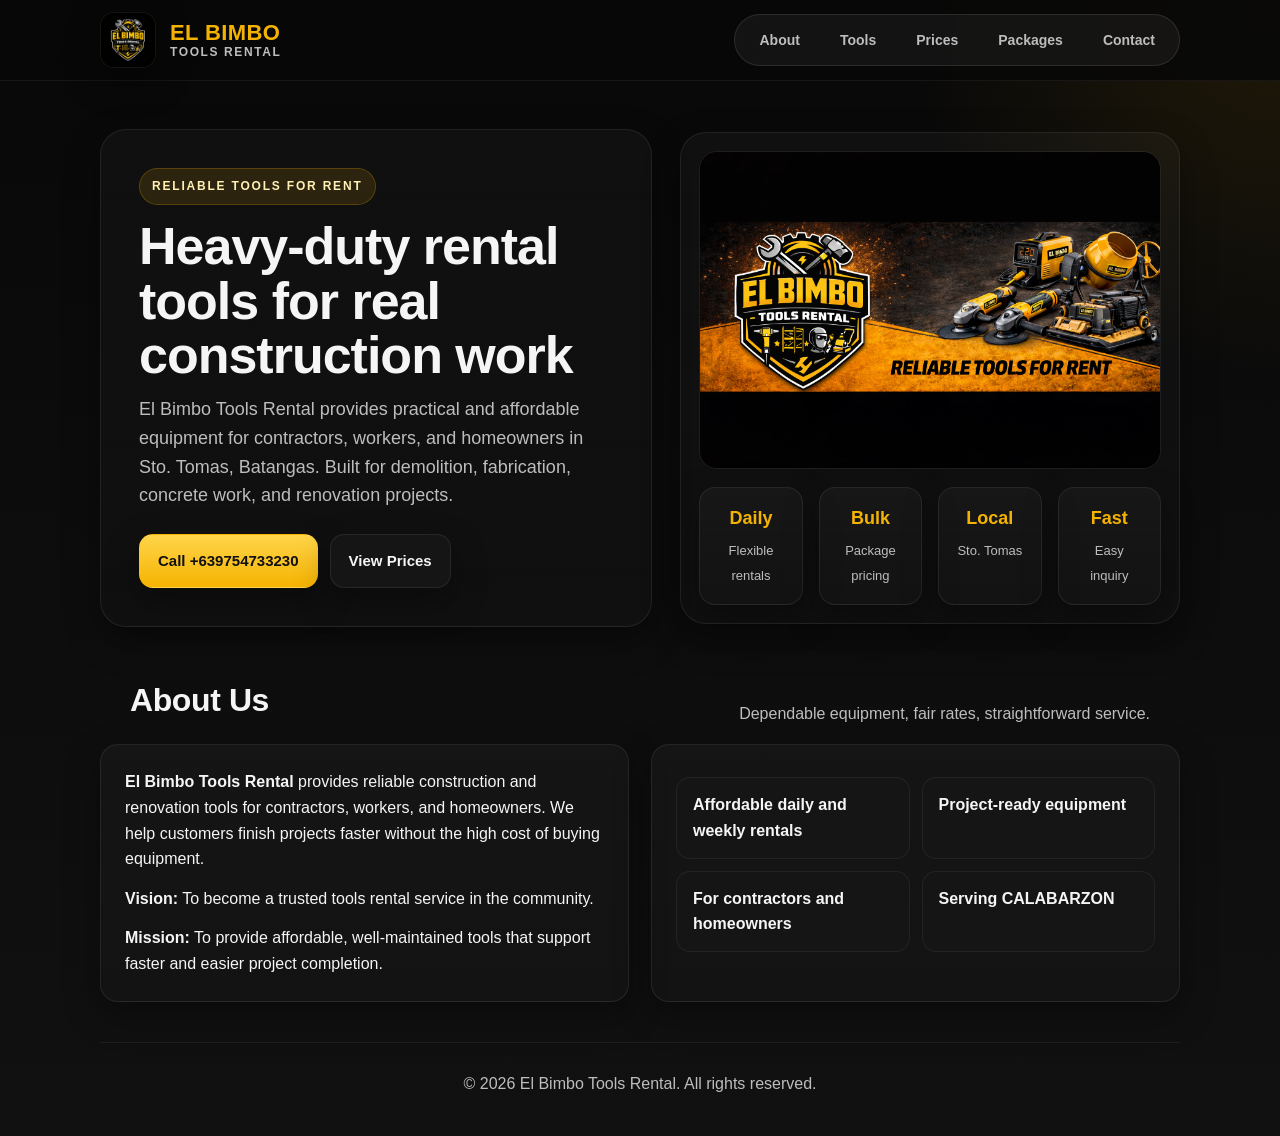
<file: index.html>
<!DOCTYPE html>
<html lang="en">
<head>
  <meta charset="UTF-8" />
  <meta name="viewport" content="width=device-width, initial-scale=1.0" />
  <title>El Bimbo Tools Rental</title>
  <meta name="description" content="Reliable construction tools for rent in Sto. Tomas, Batangas." />
  <link rel="stylesheet" href="style.css" />
</head>
<body>
  <div class="topbar">
    <div class="wrap nav">
      <a href="#" class="brand">
        <img src="logo.png" alt="El Bimbo Tools Rental logo">
        <div class="brand-text">
          <strong>EL BIMBO</strong>
          <span>Tools Rental</span>
        </div>
      </a>
      <nav class="nav-links">
        <a href="index.html">About</a>
        <a href="tools.html">Tools</a>
        <a href="prices.html">Prices</a>
        <a href="packages.html">Packages</a>
        <a href="contact.html">Contact</a>
      </nav>  
    </div>
  </div>
  <main class="wrap">
    <section class="hero">
      <div class="hero-grid">
        <div class="hero-copy">
          <span class="eyebrow">Reliable Tools for Rent</span>
          <h1>Heavy-duty rental tools for real construction work</h1>
          <p>
            El Bimbo Tools Rental provides practical and affordable equipment for contractors,
            workers, and homeowners in Sto. Tomas, Batangas. Built for demolition, fabrication,
            concrete work, and renovation projects.
          </p>

          <div class="cta-row">
            <a class="btn btn-primary" href="tel:+639754733230">Call +639754733230</a>
            <a class="btn btn-secondary" href="packages.html">View Prices</a>
          </div>
        </div>

        <div class="hero-card">
          <img src="cover.png" alt="El Bimbo Tools Rental cover banner">
          <div class="quick-grid">
            <div class="quick"><strong>Daily</strong><span>Flexible rentals</span></div>
            <div class="quick"><strong>Bulk</strong><span>Package pricing</span></div>
            <div class="quick"><strong>Local</strong><span>Sto. Tomas</span></div>
            <div class="quick"><strong>Fast</strong><span>Easy inquiry</span></div>
          </div>
        </div>
      </div>
    </section>

    <section id="about">
      <div class="section-title">
        <h2>About Us</h2>
        <p>Dependable equipment, fair rates, straightforward service.</p>
      </div>

      <div class="grid-2">
        <div class="card">
          <p><strong>El Bimbo Tools Rental</strong> provides reliable construction and renovation tools for contractors, workers, and homeowners. We help customers finish projects faster without the high cost of buying equipment.</p>
          <p><strong>Vision:</strong> To become a trusted tools rental service in the community.</p>
          <p><strong>Mission:</strong> To provide affordable, well-maintained tools that support faster and easier project completion.</p>
        </div>

        <div class="card">
          <div class="pill-list">
            <div class="pill">Affordable daily and weekly rentals</div>
            <div class="pill">Project-ready equipment</div>
            <div class="pill">For contractors and homeowners</div>
            <div class="pill">Serving CALABARZON</div>
          </div>
        </div>
      </div>
    </section>
    <div class="footer">© 2026 El Bimbo Tools Rental. All rights reserved.</div>
  </main>
</body>
</html>
</file>
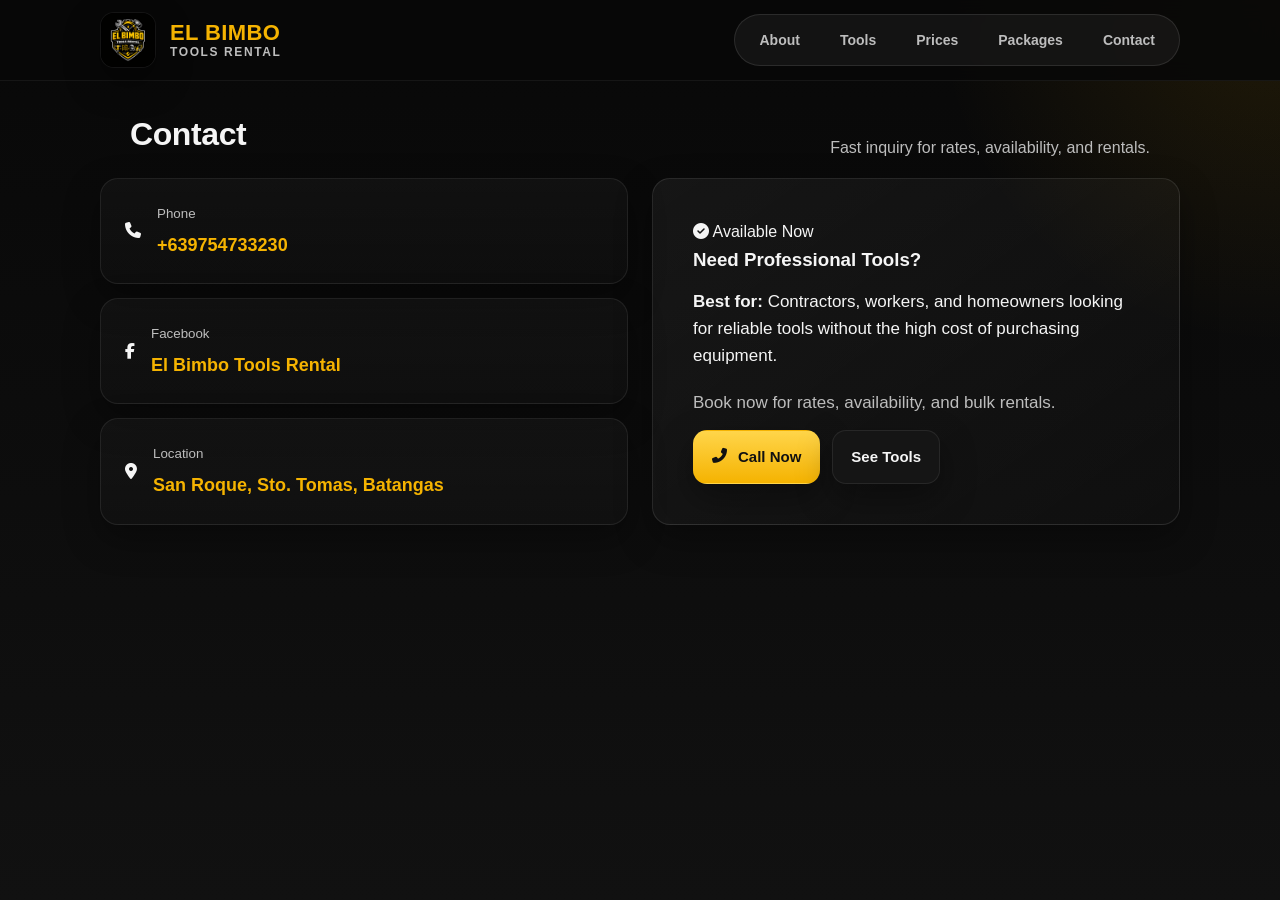
<file: contact.html>
<!DOCTYPE html>
<html lang="en">
<head>
    <meta charset="UTF-8">
    <meta name="viewport" content="width=device-width, initial-scale=1.0">
    <link rel="stylesheet" href="https://cdnjs.cloudflare.com/ajax/libs/font-awesome/6.5.1/css/all.min.css">
    <link rel="stylesheet" href="style.css" />
    <title>El Bimbo Tools Rental-Contact</title>
    <style>
        body {
            overflow-y: hidden;
        }

        .contact-box {
            display: grid;
            grid-template-rows: repeat(3, 1fr);
            gap: 14px;
            height: 100%;
        }

        .contact-item {
            display: flex;
            align-items: center;
            gap: 16px;
            padding: 24px;
            margin-bottom: 0;
            border-radius: var(--radius);
        }
        .contact-item .text-group {
            display: flex;
            flex-direction: column;
        }

        .contact-grid {
            align-items: stretch;
        }

        .action-card {
            height: 100%;
        }
    </style>
</head>
<body>
    <div class="topbar">
        <div class="wrap nav">
            <a href="#" class="brand">
                <img src="logo.png" alt="El Bimbo Tools Rental logo">
                <div class="brand-text">
                    <strong>EL BIMBO</strong>
                    <span>Tools Rental</span>
                </div>
            </a>
            <nav class="nav-links">
                <a href="index.html">About</a>
                <a href="tools.html">Tools</a>
                <a href="prices.html">Prices</a>
                <a href="packages.html">Packages</a>
                <a href="contact.html">Contact</a>
            </nav>
        </div>
    </div>

    <section id="contact">
        <div class="wrap">
            <div class="section-title">
                <h2>Contact</h2>
                <p>Fast inquiry for rates, availability, and rentals.</p>
            </div>

            <div class="contact-grid">
                <div class="contact-box">
                    <div class="card contact-item">
                        <div class="icon-box">
                            <i class="fa-solid fa-phone"></i>
                        </div>
                        <div class="text-group">
                            <small>Phone</small>
                            <strong><a href="tel:+639754733230">+639754733230</a></strong>
                        </div>
                    </div>

                    <div class="card contact-item">
                        <div class="icon-box">
                            <i class="fa-brands fa-facebook-f"></i>
                        </div>
                        <div class="text-group">
                            <small>Facebook</small>
                            <strong><a href="https://www.facebook.com/profile.php?id=61585531997925" target="_blank">El Bimbo Tools Rental</a></strong>
                        </div>
                    </div>

                    <div class="card contact-item">
                        <div class="icon-box">
                            <i class="fa-solid fa-location-dot"></i>
                        </div>
                        <div class="text-group">
                            <small>Location</small>
                            <strong>San Roque, Sto. Tomas, Batangas</strong>
                        </div>
                    </div>
                </div>

                <div class="card action-card">
                    <div class="action-header">
                        <span class="status-badge"><i class="fa-solid fa-circle-check"></i> Available Now</span>
                        <h3>Need Professional Tools?</h3>
                    </div>

                    <div class="action-body">
                        <p><strong>Best for:</strong> Contractors, workers, and homeowners looking for reliable tools without the high cost of purchasing equipment.</p>
                        <p class="muted">Book now for rates, availability, and bulk rentals.</p>
                    </div>

                    <div class="cta-row">
                        <a class="btn btn-primary" href="tel:+639754733230">
                            <i class="fa-solid fa-phone-flip"></i> Call Now
                        </a>
                        <a class="btn btn-secondary" href="tools.html">See Tools</a>
                    </div>
                </div>
            </div>
        </div>
    </section>
</body>
</html>
</file>
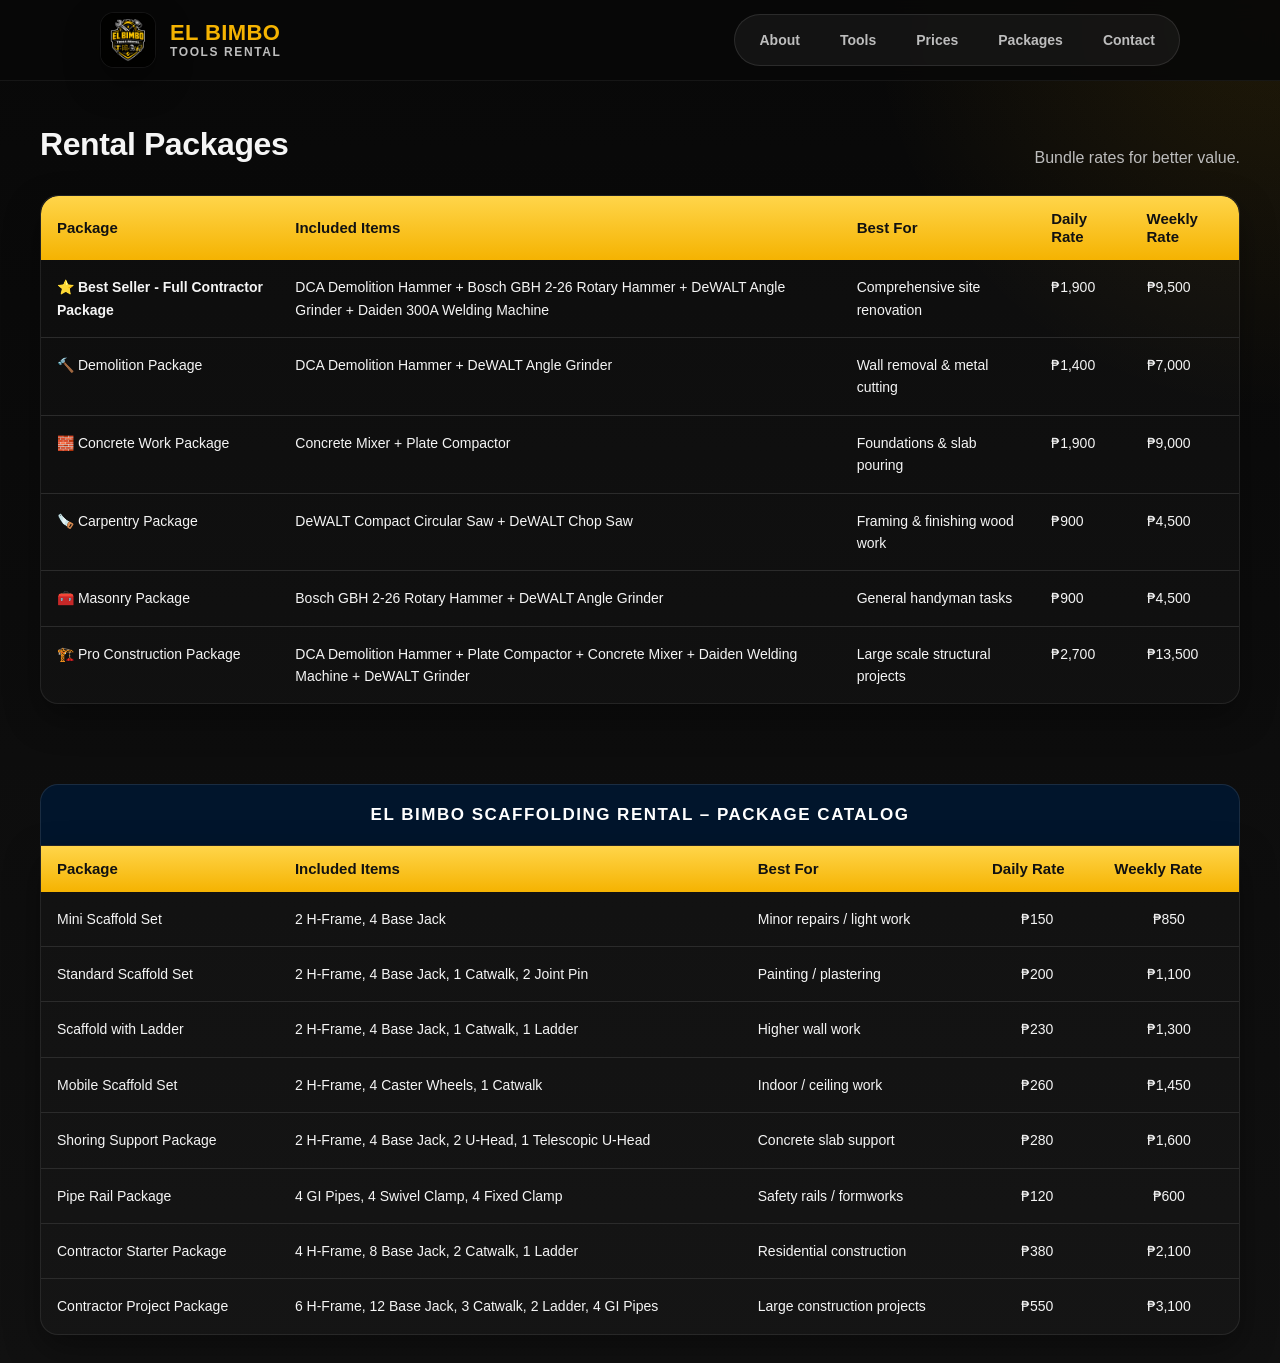
<file: packages.html>
<!DOCTYPE html>
<html lang="en">
<head>
    <meta charset="UTF-8">
    <meta name="viewport" content="width=device-width, initial-scale=1.0">
    <link rel="stylesheet" href="style.css" />
    <title>El Bimbo Tools Rental-Packages</title>
    <style>
      #packages {
        overflow-x: visible !important;
      }

      /* Tools table */
      #packages .table-wrap {
        width: calc(100% - 80px) !important;
        max-width: none !important;
        margin: 0 40px !important;
        border-radius: var(--radius);
        overflow: hidden;
        border: 1px solid rgba(255,255,255,0.08);
        background: rgba(255,255,255,0.02);
        box-shadow: var(--shadow);
      }
      #packages thead th {
         background: linear-gradient(180deg, var(--accent-2), var(--accent)) !important;
          color: #111;
          padding: 14px 16px !important;
      }
      #packages thead tr:first-child th:first-child {
        border-top-left-radius: var(--radius);
      }
      #packages thead tr:first-child th:last-child {
        border-top-right-radius: var(--radius);
      }
      #packages tbody tr:last-child td:first-child {
        border-bottom-left-radius: var(--radius);
      }
      #packages tbody tr:last-child td:last-child {
        border-bottom-right-radius: var(--radius);
      }
      #packages th {
        padding: 10px 16px !important;
        font-size: 15px !important;
        font-weight: 800 !important;
        line-height: 1.2 !important;
      }
      #packages td {
        padding: 16px !important;
        font-size: 14px !important;
      }

      .scaffolding-outer {
        width: calc(100% - 80px);
        margin: 80px 40px 0;
      }

      .table-title-bar {
        background: #01152c;
        color: #fff;
        text-align: center;
        font-size: 17px;
        font-weight: 800;
        letter-spacing: 1.5px;
        text-transform: uppercase;
        padding: 16px 24px;
        border-radius: 18px 18px 0 0;
        border: 1px solid rgba(255,255,255,.10);
        border-bottom: none;
      }

      .scaffolding-table-wrap {
        border-radius: 0 0 18px 18px;
        overflow: hidden;
        border: 1px solid rgba(255,255,255,0.08);
        background: rgba(255,255,255,0.02);
        box-shadow: var(--shadow);
      }

      .scaffolding-table-wrap table {
        width: 100%;
        border-collapse: collapse;
      }

      .scaffolding-table-wrap th {
        background: linear-gradient(180deg, #e8a800, #c98f00);
        color: #111;
        font-size: 15px;
        font-weight: 800;
        padding: 13px 16px;
        border-radius: 0 !important;
        border: none !important;
      }

      .scaffolding-table-wrap td {
        padding: 14px 16px;
        font-size: 14px;
        border-bottom: 1px solid var(--line);
        vertical-align: middle;
      }

      .scaffolding-table-wrap tr:last-child td {
        border-bottom: none;
      }

      .scaffolding-table-wrap tbody tr:hover {
        background: rgba(255,255,255,.02);
      }

      .scaffolding-table-wrap td:nth-child(4),
      .scaffolding-table-wrap td:nth-child(5) {
        text-align: center;
      }
      

      @media (max-width: 768px) {
        #packages .table-wrap {
          width: calc(100% - 24px) !important;
          margin: 0 12px !important;
          overflow-x: auto !important;
        }
        #packages table {
          min-width: 500px !important;
        }
        #packages th {
          font-size: 11px !important;
          padding: 8px 10px !important;
          white-space: nowrap !important;
        }
        #packages td {
          font-size: 12px !important;
          padding: 10px !important;
        }
        .scaffolding-outer {
          width: calc(100% - 24px);
          margin: 40px 12px 0;
        }
        .scaffolding-table-wrap {
          overflow-x: auto;
        }
        .scaffolding-table-wrap table {
          min-width: 500px;
        }
        .scaffolding-table-wrap th {
          font-size: 11px !important;
          padding: 8px 10px !important;
          white-space: nowrap !important;
        }
        .scaffolding-table-wrap td {
          font-size: 12px !important;
          padding: 10px !important;
        }
      }
    </style>
</head>
<body>
    <div class="topbar">
      <div class="wrap nav">
        <a href="#" class="brand">
          <img src="logo.png" alt="El Bimbo Tools Rental logo">
          <div class="brand-text">
            <strong>EL BIMBO</strong>
            <span>Tools Rental</span>
          </div>
        </a>
        <nav class="nav-links">
          <a href="index.html">About</a>
          <a href="tools.html">Tools</a>
          <a href="prices.html">Prices</a>
          <a href="packages.html">Packages</a>
          <a href="contact.html">Contact</a>
        </nav>
      </div>
    </div>

    <section id="packages">
      <div style="padding: 10px 40px 25px 40px;">
        <div class="section-title" style="margin-bottom:0; padding: 0;">
          <h2 class="rental">Rental Packages</h2>
          <p class="simple">Bundle rates for better value.</p>
        </div>
      </div>
      <div class="table-wrap">
        <table>
          <thead>
            <tr>
              <th>Package</th>
              <th>Included Items</th>
              <th>Best For</th>
              <th>Daily Rate</th>
              <th>Weekly Rate</th>
            </tr>
          </thead>
          <tbody>
            <tr>
              <td><strong>⭐ Best Seller - Full Contractor Package</strong></td>
              <td>DCA Demolition Hammer + Bosch GBH 2-26 Rotary Hammer + DeWALT Angle Grinder + Daiden 300A Welding Machine</td>
              <td>Comprehensive site renovation</td>
              <td>₱1,900</td>
              <td>₱9,500</td>
            </tr>
            <tr>
              <td>🔨 Demolition Package</td>
              <td>DCA Demolition Hammer + DeWALT Angle Grinder</td>
              <td>Wall removal & metal cutting</td>
              <td>₱1,400</td>
              <td>₱7,000</td>
            </tr>
            <tr>
              <td>🧱 Concrete Work Package</td>
              <td>Concrete Mixer + Plate Compactor</td>
              <td>Foundations & slab pouring</td>
              <td>₱1,900</td>
              <td>₱9,000</td>
            </tr>
            <tr>
              <td>🪚 Carpentry Package</td>
              <td>DeWALT Compact Circular Saw + DeWALT Chop Saw</td>
              <td>Framing & finishing wood work</td>
              <td>₱900</td>
              <td>₱4,500</td>
            </tr>
            <tr>
              <td>🧰 Masonry Package</td>
              <td>Bosch GBH 2-26 Rotary Hammer + DeWALT Angle Grinder</td>
              <td>General handyman tasks</td>
              <td>₱900</td>
              <td>₱4,500</td>
            </tr>
            <tr>
              <td>🏗️ Pro Construction Package</td>
              <td>DCA Demolition Hammer + Plate Compactor + Concrete Mixer + Daiden Welding Machine + DeWALT Grinder</td>
              <td>Large scale structural projects</td>
              <td>₱2,700</td>
              <td>₱13,500</td>
            </tr>
          </tbody>
        </table>
      </div>
      <div class="scaffolding-outer">
        <div class="table-title-bar">EL BIMBO SCAFFOLDING RENTAL – PACKAGE CATALOG</div>
        <div class="scaffolding-table-wrap">
          <table>
            <thead>
              <tr>
                <th>Package</th>
                <th>Included Items</th>
                <th>Best For</th>
                <th>Daily Rate</th>
                <th>Weekly Rate</th>
              </tr>
            </thead>
            <tbody>
              <tr>
                <td>Mini Scaffold Set</td>
                <td>2 H-Frame, 4 Base Jack</td>
                <td>Minor repairs / light work</td>
                <td>₱150</td>
                <td>₱850</td>
              </tr>
              <tr>
                <td>Standard Scaffold Set</td>
                <td>2 H-Frame, 4 Base Jack, 1 Catwalk, 2 Joint Pin</td>
                <td>Painting / plastering</td>
                <td>₱200</td>
                <td>₱1,100</td>
              </tr>
              <tr>
                <td>Scaffold with Ladder</td>
                <td>2 H-Frame, 4 Base Jack, 1 Catwalk, 1 Ladder</td>
                <td>Higher wall work</td>
                <td>₱230</td>
                <td>₱1,300</td>
              </tr>
              <tr>
                <td>Mobile Scaffold Set</td>
                <td>2 H-Frame, 4 Caster Wheels, 1 Catwalk</td>
                <td>Indoor / ceiling work</td>
                <td>₱260</td>
                <td>₱1,450</td>
              </tr>
              <tr>
                <td>Shoring Support Package</td>
                <td>2 H-Frame, 4 Base Jack, 2 U-Head, 1 Telescopic U-Head</td>
                <td>Concrete slab support</td>
                <td>₱280</td>
                <td>₱1,600</td>
              </tr>
              <tr>
                <td>Pipe Rail Package</td>
                <td>4 GI Pipes, 4 Swivel Clamp, 4 Fixed Clamp</td>
                <td>Safety rails / formworks</td>
                <td>₱120</td>
                <td>₱600</td>
              </tr>
              <tr>
                <td>Contractor Starter Package</td>
                <td>4 H-Frame, 8 Base Jack, 2 Catwalk, 1 Ladder</td>
                <td>Residential construction</td>
                <td>₱380</td>
                <td>₱2,100</td>
              </tr>
              <tr>
                <td>Contractor Project Package</td>
                <td>6 H-Frame, 12 Base Jack, 3 Catwalk, 2 Ladder, 4 GI Pipes</td>
                <td>Large construction projects</td>
                <td>₱550</td>
                <td>₱3,100</td>
              </tr>
            </tbody>
          </table>
        </div>
      </div>
    </section>
</body>
</html>
</file>
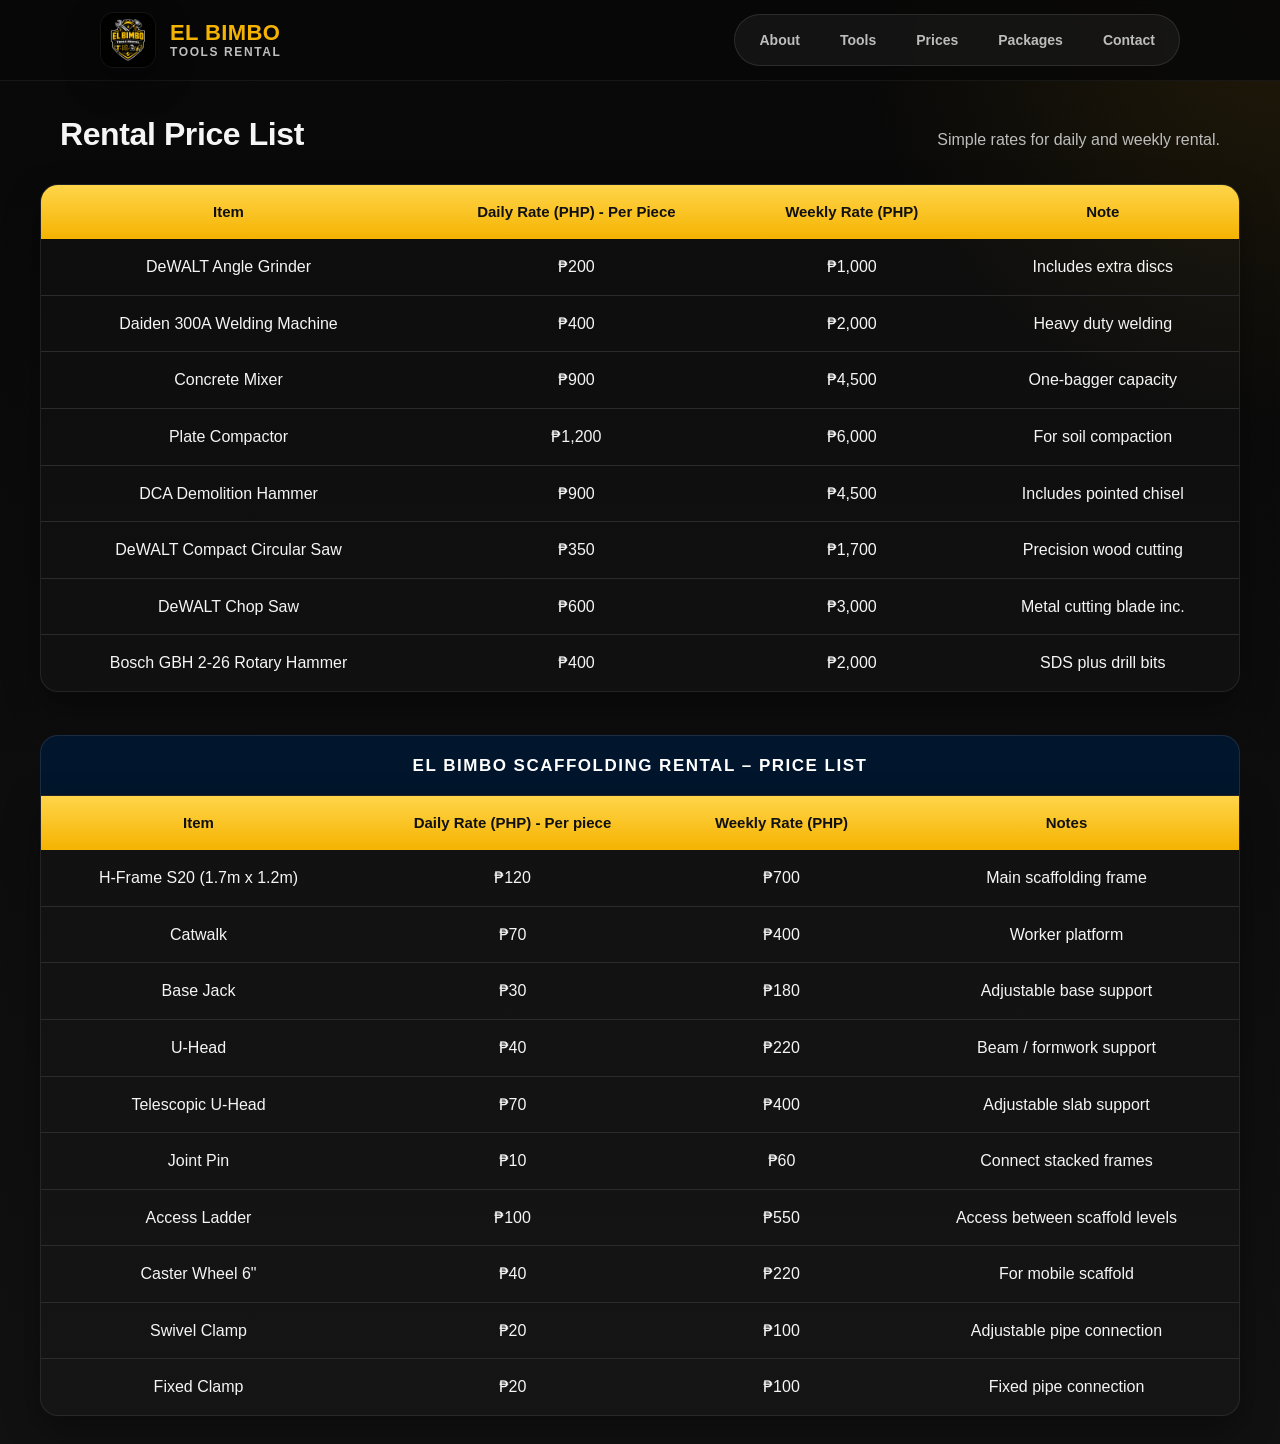
<file: prices.html>
<!DOCTYPE html>
<html lang="en">
<head>
    <meta charset="UTF-8">
    <meta name="viewport" content="width=device-width, initial-scale=1.0">
    <link rel="stylesheet" href="style.css" />
    <title>El Bimbo Tools Rental-Prices</title>
</head>
<body>
  <style>
    #prices .wrap {
      max-width: 100%;
      padding: 0 40px;
      text-align: center;
    }

    #prices .table-wrap {
      max-width: 100%;
    }
    #prices .table-wrap:first-of-type th {
      background: linear-gradient(180deg, #e8a800, #c98f00) !important;
    }

    #prices .table-wrap th {
      text-align: center !important;
    }
    #prices .table-wrap td {
      text-align: center !important;
    }

    #prices .table-wrap td:nth-child(2),
    #prices .table-wrap td:nth-child(4) {
      text-align: center !important;
    }

    .section-divider {
      margin: 35px 0 20px;
      display: flex;
      align-items: center;
      gap: 16px;
    }

    .section-divider h3 {
      font-size: 24px;
      letter-spacing: -.3px;
      white-space: nowrap;
      color: var(--text);
    }

    .section-divider::after {
      content: '';
      flex: 1;
      height: 1px;
      background: rgba(255,255,255,.08);
    }

    .section-sub {
      color: var(--muted);
      font-size: 14px;
      margin-bottom: 16px;
    }

    .table-title-bar {
      background: #01152c;
      color: #fff;
      text-align: center;
      font-size: 17px;
      font-weight: 800;
      letter-spacing: 1.5px;
      text-transform: uppercase;
      padding: 16px 24px;
      border-radius: 18px 18px 0 0;
      border: 1px solid rgba(255,255,255,.10);
      border-bottom: none;
    }

    .scaffolding-table td:nth-child(2),
    .scaffolding-table td:nth-child(3) {
      text-align: center;
    }
  
     .scaffolding-table th:nth-child(4) {
      text-align: center !important;
    }

    .scaffolding-table tbody tr td:nth-child(4) {
      text-align: center !important;
    }
    @media (max-width: 768px) {
  #prices .wrap {
    padding: 0 12px !important;
  }
  #prices .table-wrap {
    width: 100% !important;
    overflow-x: auto !important;
    border-radius: var(--radius) !important;
  }
  #prices .table-wrap table {
    min-width: 500px !important;
  }
  #prices .table-wrap th {
    font-size: 11px !important;
    padding: 8px 10px !important;
    white-space: nowrap !important;
  }
  #prices .table-wrap td {
    font-size: 12px !important;
    padding: 10px !important;
  }
  /* Scaffolding table */
  #prices .scaffolding-wrap {
    width: 100% !important;
    margin: 30px 0 0 !important;
  }
  #prices .scaffolding-wrap .table-wrap {
    overflow-x: auto !important;
  }
  #prices .scaffolding-wrap table {
    min-width: 500px !important;
  }
}
  </style>

  <div class="topbar">
    <div class="wrap nav">
      <a href="#" class="brand">
        <img src="logo.png" alt="El Bimbo Tools Rental logo">
        <div class="brand-text">
          <strong>EL BIMBO</strong>
          <span>Tools Rental</span>
        </div>
      </a>
      <nav class="nav-links">
        <a href="index.html">About</a>
        <a href="tools.html">Tools</a>
        <a href="prices.html">Prices</a>
        <a href="packages.html">Packages</a>
        <a href="contact.html">Contact</a>
      </nav>
    </div>
  </div>
  <section id="prices">
    <div class="wrap">
      <div class="section-title">
        <h2 class="rental">Rental Price List</h2>
        <p class="simple">Simple rates for daily and weekly rental.</p>
      </div>
      <div class="table-wrap">
        <table>
          <thead>
            <tr>
              <th>Item</th>
              <th>Daily Rate (PHP) - Per Piece</th>
              <th>Weekly Rate (PHP)</th>
              <th>Note</th>
            </tr>
          </thead>
          <tbody>
            <tr><td>DeWALT Angle Grinder</td><td>₱200</td><td>₱1,000</td><td>Includes extra discs</td></tr>
            <tr><td>Daiden 300A Welding Machine</td><td>₱400</td><td>₱2,000</td><td>Heavy duty welding</td></tr>
            <tr><td>Concrete Mixer</td><td>₱900</td><td>₱4,500</td><td>One-bagger capacity</td></tr>
            <tr><td>Plate Compactor</td><td>₱1,200</td><td>₱6,000</td><td>For soil compaction</td></tr>
            <tr><td>DCA Demolition Hammer</td><td>₱900</td><td>₱4,500</td><td>Includes pointed chisel</td></tr>
            <tr><td>DeWALT Compact Circular Saw</td><td>₱350</td><td>₱1,700</td><td>Precision wood cutting</td></tr>
            <tr><td>DeWALT Chop Saw</td><td>₱600</td><td>₱3,000</td><td>Metal cutting blade inc.</td></tr>
            <tr><td>Bosch GBH 2-26 Rotary Hammer</td><td>₱400</td><td>₱2,000</td><td>SDS plus drill bits</td></tr>
          </tbody>
        </table>
      </div>
      <div style="margin-top: 43px;">
        <div class="table-title-bar">EL BIMBO SCAFFOLDING RENTAL – PRICE LIST</div>
        <div class="table-wrap" style="border-radius: 0 0 18px 18px;">
        <table class="scaffolding-table">
          <thead>
            <tr>
              <th>Item</th>
              <th>Daily Rate (PHP) - Per piece</th>
              <th>Weekly Rate (PHP)</th>
              <th>Notes</th>
            </tr>
          </thead>
          <tbody>
            <tr><td>H-Frame S20 (1.7m x 1.2m)</td><td>₱120</td><td>₱700</td><td>Main scaffolding frame</td></tr>
            <tr><td>Catwalk</td><td>₱70</td><td>₱400</td><td>Worker platform</td></tr>
            <tr><td>Base Jack</td><td>₱30</td><td>₱180</td><td>Adjustable base support</td></tr>
            <tr><td>U-Head</td><td>₱40</td><td>₱220</td><td>Beam / formwork support</td></tr>
            <tr><td>Telescopic U-Head</td><td>₱70</td><td>₱400</td><td>Adjustable slab support</td></tr>
            <tr><td>Joint Pin</td><td>₱10</td><td>₱60</td><td>Connect stacked frames</td></tr>
            <tr><td>Access Ladder</td><td>₱100</td><td>₱550</td><td>Access between scaffold levels</td></tr>
            <tr><td>Caster Wheel 6"</td><td>₱40</td><td>₱220</td><td>For mobile scaffold</td></tr>
            <tr><td>Swivel Clamp</td><td>₱20</td><td>₱100</td><td>Adjustable pipe connection</td></tr>
            <tr><td>Fixed Clamp</td><td>₱20</td><td>₱100</td><td>Fixed pipe connection</td></tr>
          </tbody>
        </table>
      </div>
      </div>
    </div>
  </section>
</body>
</html>
</file>
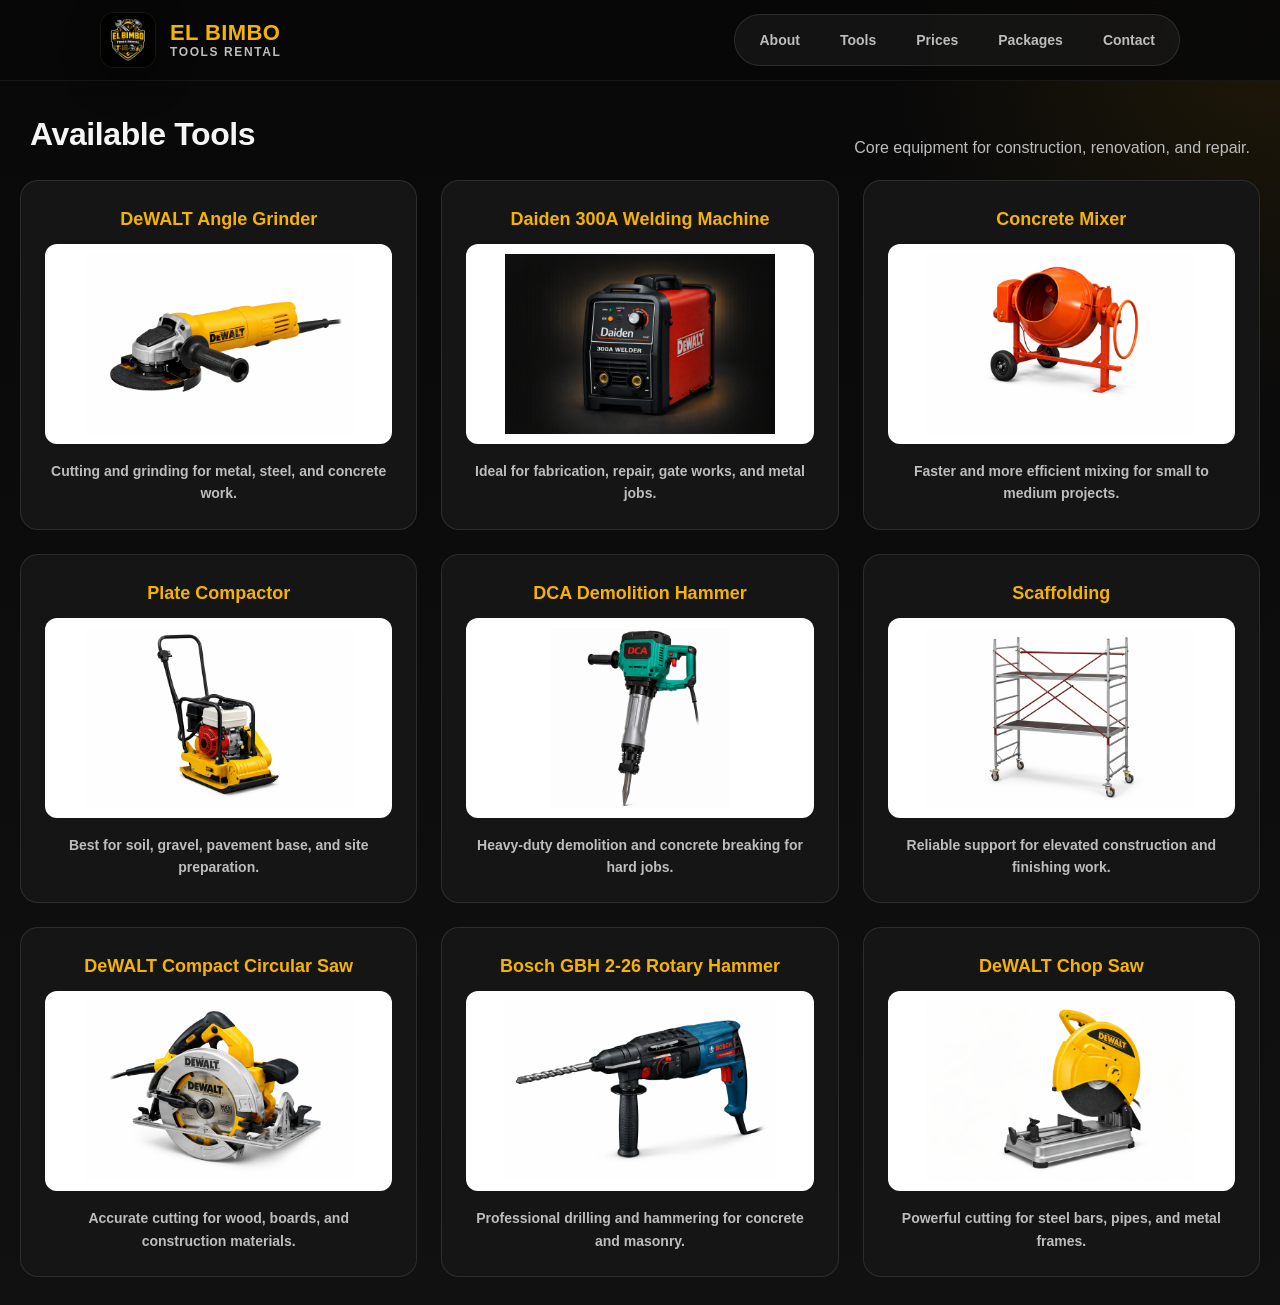
<file: tools.html>
<!DOCTYPE html>
<html lang="en">
<head>
    <meta charset="UTF-8">
    <meta name="viewport" content="width=device-width, initial-scale=1.0">
    <link rel="stylesheet" href="style.css" />
    <title>El Bimbo Tools Rental-Tools</title>
</head>
<body>
    <div class="topbar">
    <div class="wrap nav">
      <a href="#" class="brand">
        <img src="logo.png" alt="El Bimbo Tools Rental logo">
        <div class="brand-text">
          <strong>EL BIMBO</strong>
          <span>Tools Rental</span>
        </div>
      </a>
      <nav class="nav-links">
        <a href="index.html">About</a>
        <a href="tools.html">Tools</a>
        <a href="prices.html">Prices</a>
        <a href="packages.html">Packages</a>
        <a href="contact.html">Contact</a>
      </nav>  
    </div>
  </div>
  </div>
    <section id="tools">
      <div class="section-title">
        <h2 class="available">Available Tools</h2>
        <p>Core equipment for construction, renovation, and repair.</p>
      </div>

      <div class="tools-grid">
        <div class="Grinder">
          <h3>DeWALT Angle Grinder</h3>
          <img src="grinder.png" alt="DeWALT Angle Grinder">
          <p><b>Cutting and grinding for metal, steel, and concrete work.</b></p>
        </div>

        <div class="WeldingMachine">
          <h3>Daiden 300A Welding Machine</h3>
          <img src="welding.png" alt="Daiden 300A Welding Machine">
          <p><b>Ideal for fabrication, repair, gate works, and metal jobs.</b></p>
        </div>

        <div class="ConcreteMixer">
          <h3>Concrete Mixer</h3>
          <img src="mixer.png" alt="Concrete Mixer">
          <p><b>Faster and more efficient mixing for small to medium projects.</b></p>
        </div>

        <div class="PlateCompactor">
          <h3>Plate Compactor</h3>
          <img src="compactor.png" alt="Plate Compactor">
          <p><b>Best for soil, gravel, pavement base, and site preparation.</b></p>
        </div>

        <div class="DemolitionHammer">
          <h3>DCA Demolition Hammer</h3>
          <img src="jackhammer.png" alt="jackhammer">
          <p><b>Heavy-duty demolition and concrete breaking for hard jobs.</b></p>
        </div>

        <div class="Scaffolding">
          <h3>Scaffolding</h3>
          <img src="scaffolding.png" alt="scaffolding">
          <p><b>Reliable support for elevated construction and finishing work.</b></p>
        </div>

        <div class="CompactCircularSaw">
          <h3>DeWALT Compact Circular Saw</h3>
          <img src="circularsaw.png" alt="DeWALT Compact Circular Saw">
          <p><b>Accurate cutting for wood, boards, and construction materials.</b></p>
        </div>

        <div class="RotaryHammer">
          <h3>Bosch GBH 2-26 Rotary Hammer</h3>
          <img src="rotaryhammer.png" alt="rotary hammer">
          <p><b>Professional drilling and hammering for concrete and masonry.</b></p>
        </div>

        <div class="ChopSaw">
          <h3>DeWALT Chop Saw</h3>
          <img src="chopsaw.png" alt="DeWALT Chop Saw">
          <p><b>Powerful cutting for steel bars, pipes, and metal frames.</b></p>
        </div>
      </div>
    </section>
</body>
</html>
</file>
<file: style.css>
:root{
      --bg:#0b0b0b;
      --bg-2:#111111;
      --panel:#151515;
      --panel-2:#1c1c1c;
      --text:#f5f5f5;
      --muted:#bdbdbd;
      --line:#2b2b2b;
      --accent:#f5b301;
      --accent-2:#ffd54a;
      --shadow:0 14px 35px rgba(0,0,0,.35);
      --radius:18px;
      --max:1120px;
    }

    *{
      box-sizing:border-box;
      margin:0;
      padding:0;
    }

    html{
      scroll-behavior:smooth;
    }

    body{
        font-family: Arial, Helvetica, sans-serif;
      background: radial-gradient(circle at top right, rgba(245,179,1,.10), transparent 22%),
       linear-gradient(180deg, #080808 0%, #111111 100%);
      color: var(--text);
      line-height: 1.6;
      overflow-x: hidden; 
      min-height: 100vh;
    }

    a{
      text-decoration:none;
      color:inherit;
    }

    img{
      max-width:100%;
      display:block;
    }

    .topbar{
      position:sticky;
      top:0;
      z-index:20;
      background:rgba(8,8,8,.90);
      backdrop-filter:blur(10px);
      border-bottom:1px solid rgba(255,255,255,.06);
    }

    .nav-links {
      display: flex;
      align-items: center;
      background: rgba(255, 255, 255, 0.05); 
      border: 1px solid rgba(255, 255, 255, 0.1);
      border-radius: 100px; 
      padding: 4px; 
      gap: 0; 
    }

    .nav-links a {
      color: var(--muted);
      font-weight: 700;
      font-size: 14px;
      padding: 10px 20px;
      border-radius: 100px; 
      transition: all 0.3s ease;
    }

    .nav-links a:hover {
      background: var(--accent); 
      color: #111;
    }

    .nav{
      min-height: 80px;
      display: flex;
      align-items: center;
      justify-content: space-between; 
      max-width: var(--max);
      margin: 0 auto;
      padding: 0 20px;
    }

    .brand{
      display:flex;
      align-items:center;
      gap:14px;
      font-weight:800;
    }

    .brand img{
      width:56px;
      height:56px;
      border-radius:14px;
      object-fit:cover;
      background:#000;
      border:1px solid rgba(255,255,255,.08);
      box-shadow:var(--shadow);
    }

    .brand-text{
      display:flex;
      flex-direction:column;
      line-height:1.1;
    }

    .brand-text strong{
      color:var(--accent);
      font-size:22px;
      letter-spacing:.4px;
    }

    .brand-text span{
      color:var(--muted);
      font-size:12px;
      text-transform:uppercase;
      letter-spacing:1.6px;
    }

    section{
      padding:28px 0;
    }

    .hero{
      padding:48px 0 20px;
    }

    .hero-grid{
      display:grid;
      grid-template-columns:1.05fr .95fr;
      gap:28px;
      align-items:center;
    }

    .hero-copy,
    .hero-card,
    .card,
    .tool-box,
    .quick,
    .contact-item,
    .table-wrap{
      background:linear-gradient(180deg, rgba(255,255,255,.03), rgba(255,255,255,.015));
      border:1px solid rgba(255,255,255,.08);
      box-shadow:var(--shadow);
    }

    .hero-copy{
      border-radius:26px;
      padding:38px;
    }

    .eyebrow{
      display:inline-block;
      font-size:12px;
      font-weight:800;
      letter-spacing:1.8px;
      text-transform:uppercase;
      color:#fff0b5;
      background:rgba(245,179,1,.12);
      border:1px solid rgba(245,179,1,.22);
      padding:8px 12px;
      border-radius:999px;
      margin-bottom:14px;
    }

    h1{
      font-size:52px;
      line-height:1.05;
      letter-spacing:-1px;
      margin-bottom:12px;
    }

    .hero-copy p{
      color:var(--muted);
      font-size:18px;
      margin-bottom:24px;
      max-width:650px;
    }

    .cta-row{
      display:flex;
      gap:12px;
      flex-wrap:wrap;
    }

    .btn{
      display:inline-flex;
      align-items:center;
      justify-content:center;
      padding:14px 18px;
      border-radius:14px;
      font-weight:800;
      font-size:15px;
      transition:.18s ease;
      box-shadow:var(--shadow);
      border:1px solid transparent;
    }

    .btn:hover{
      transform:translateY(-1px);
    }

    .btn-primary{
      background:linear-gradient(180deg, var(--accent-2), var(--accent));
      color:#111;
    }

    .btn-secondary{
      background:var(--panel);
      color:var(--text);
      border:1px solid rgba(255,255,255,.08);
    }

    .hero-card{
      border-radius:26px;
      padding:18px;
    }

    .hero-card img{
      width:100%;
      aspect-ratio:16 / 11;
      object-fit:cover;
      border-radius:18px;
      border:1px solid rgba(255,255,255,.06);
    }

    .quick-grid{
      display:grid;
      grid-template-columns:repeat(4,1fr);
      gap:16px;
      margin-top:18px;
    }

    .quick{
      border-radius:16px;
      padding:16px;
      text-align:center;
    }

    .quick strong{
      display:block;
      color:var(--accent);
      font-size:18px;
      margin-bottom:4px;
    }

    .quick span{
      font-size:13px;
      color:var(--muted);
    }

    .section-title{
      display:flex;
      align-items:end;
      justify-content:space-between;
      gap:20px;
      margin-bottom:18px;
    }

    .section-title h2{
      font-size:32px;
      margin-left: 30px;
      letter-spacing:-.4px;
    }

    .section-title p{
      color:var(--muted);
      margin-right: 30px;
    }

    .grid-2{
      display:grid;
      grid-template-columns:1fr 1fr;
      gap:22px;
    }

    .card{
      border-radius:var(--radius);
      padding:24px;
    }

    .card p{
      margin-bottom:14px;
    }

    .card p:last-child{
      margin-bottom:0;
    }

    .muted{
      color:var(--muted);
    }

    .pill-list{
      display:grid;
      grid-template-columns:repeat(2,1fr);
      gap:12px;
      margin-top:8px;
    }

    .pill{
      padding:14px 16px;
      border-radius:14px;
      background:var(--panel);
      border:1px solid rgba(255,255,255,.06);
      font-weight:700;
    }

    .tools-sub{
      color:var(--muted);
      margin-bottom:18px;
    }

    .tools-grid {
      display: grid;
      grid-template-columns: repeat(3, 1fr); 
      gap: 24px; 
      margin-top: 20px;
      margin-left: 20px;
      margin-right: 20px;
    }

    .tools-grid > div {
      background: var(--panel); 
      border: 1px solid rgba(255, 255, 255, 0.1); 
      border-radius: var(--radius);
      padding: 24px;
      text-align: center;
      transition: transform 0.3s ease, border-color 0.3s ease;
      display: flex;
      flex-direction: column;
      justify-content: space-between; 
    }

    .tools-grid > div:hover {
      transform: translateY(-5px);
      border-color: var(--accent); 
    }

    .tools-grid img {
      width: 100%;
      height: 200px; 
      object-fit: contain;
      margin-bottom: 16px;
      background: #fff; 
      border-radius: 12px;
      padding: 10px;
    }

    .tools-grid h3 {
      font-size: 18px;
      margin-bottom: 10px;
      color: var(--accent);
    }

    .tools-grid p {
      font-size: 14px;
      color: var(--muted);
    }

    .table-wrap{
      width: 100%;
      max-width: none;
      margin: auto;
      border-radius: 18px;
    }

    table{
      width: 100%;
      border-collapse: collapse;
    }

    th{
      background: linear-gradient(180deg, var(--accent-2), var(--accent));
      color: #111;
      font-size: 15px;
      font-weight: 800;
      padding: 15px 16px;
      text-align: left;
    }

    td{
      padding: 15px 16px;
      border-bottom: 1px solid var(--line);
      text-align: left;
      vertical-align: top;
    }

    tr:last-child td{
      border-bottom: none;
    }

    tbody tr:hover{
      background: rgba(255,255,255,.02);
    }

    /* Prices page */
    #prices {
      overflow-x: visible;
    }

    #prices .section-title {
      display: flex;
      align-items: baseline;
      justify-content: space-between;
      padding: 0 20px;
      margin-bottom: 24px;
    }

    #prices .table-wrap {
      width: 100%; 
      margin: 0 auto;
      border-radius: 18px;
      overflow: hidden; 
      border: 1px solid rgba(255, 255, 255, .08);
      background: rgba(255, 255, 255, .02);
      box-shadow: var(--shadow);
    }

    h2.rental {
      margin-left: 0 !important; 
      font-size: 32px;
    }

    p.simple {
      margin-right: 0 !important; 
      text-align: right;
      color: var(--muted);
    }

    .wrap {
      max-width: var(--max);
      margin: 0 auto;
      padding: 0 20px; 
    }

    .contact-grid{
      display: grid;
      grid-template-columns: 1fr 1fr;
      gap: 24px;
      align-items: start;
    }

    .contact-box{
      display: grid;
      gap: 14px;
    }

    .contact-item{
      padding: 20px;
      margin-bottom: 12px;
      transition: transform 0.3s ease, border-color 0.3s ease;
      cursor: pointer;
    }

    .contact-item small{
      display: block;
      color: var(--muted);
      margin-bottom: 6px;
    }

    .contact-item strong{
      font-size: 18px;
      color: var(--accent);
    }

    .contact-item:hover {
      transform: translateX(8px);
      border-color: var(--accent);
    }

    .contact-item strong a {
      color: var(--accent);
      text-decoration: none;
    }

    .contact-item strong a:hover {
      color: var(--accent-2);
    }

    .action-card {
      display: flex;
      flex-direction: column;
      justify-content: space-between;
      padding: 40px !important;
      background: linear-gradient(145deg, rgba(255,255,255,0.05) 0%, rgba(255,255,255,0.01) 100%) !important;
      border: 1px solid rgba(255, 255, 255, 0.1) !important;
      position: relative;
      overflow: hidden;
    }

    .action-card p {
      font-size: 17px;
      margin-bottom: 20px;
    }

    .card-header {
      display: flex;
      align-items: center;
      gap: 12px;
      margin-bottom: 20px;
    }

    .card-header h3 {
      color: var(--accent);
      text-transform: uppercase;
      font-size: 14px;
      letter-spacing: 1px;
    }

    .info-icon {
      width: 18px;
      color: var(--accent);
    }

    .action-card .card-content p {
      font-size: 18px;
      line-height: 1.6;
    }

    .btn-primary {
      gap: 8px; 
    }

    .btn-primary i {
      width: 18px;
      height: 18px;
    }

    .footer{
      margin-top: 12px;
      padding: 28px 0 40px;
      color: var(--muted);
      text-align: center;
      border-top: 1px solid rgba(255,255,255,.06);
    }

    @media (max-width: 980px){
      .hero-grid,
      .grid-2,
      .contact-grid{
        grid-template-columns: 1fr;
      }
      .tools-grid{
        grid-template-columns: 1fr 1fr;
      }
      .quick-grid{
        grid-template-columns: 1fr 1fr;
      }
      h1{
        font-size: 42px;
      }
    }

    @media (max-width: 640px){
      .nav{
        padding: 12px 0;
        align-items: flex-start;
        flex-direction: column;
      }
      .nav-links{
        gap: 12px;
      }
      .hero-copy{
        padding: 26px;
      }
      h1{
        font-size: 34px;
      }
      .hero-copy p{
        font-size: 16px;
      }
      .tools-grid,
      .pill-list,
      .quick-grid{
        grid-template-columns: 1fr;
      }
      .brand-text strong{
        font-size: 18px;
      }
    }

    @media (max-width: 768px) {
      body {
        overflow-y: auto !important; 
      }
      .contact-grid {
        grid-template-columns: 1fr !important;
        gap: 20px;
      }
      .contact-box {
        grid-template-rows: auto;
      }
      .wrap {
        padding: 0 15px !important;
      }
      .action-card h3 {
        font-size: 22px;
      }
      .cta-row {
        flex-direction: column;
        width: 100%;
      }
      .cta-row .btn {
        width: 100%;
        text-align: center;
        justify-content: center;
      }
      .nav {
        flex-direction: column; 
        padding: 15px;
        gap: 15px;
      }
      .nav-links {
        width: 100%;
        justify-content: center;
        flex-wrap: wrap; 
        border-radius: 20px;
      }
      .nav-links a {
        font-size: 12px;
        padding: 8px 12px;
      }
    }
</file>
